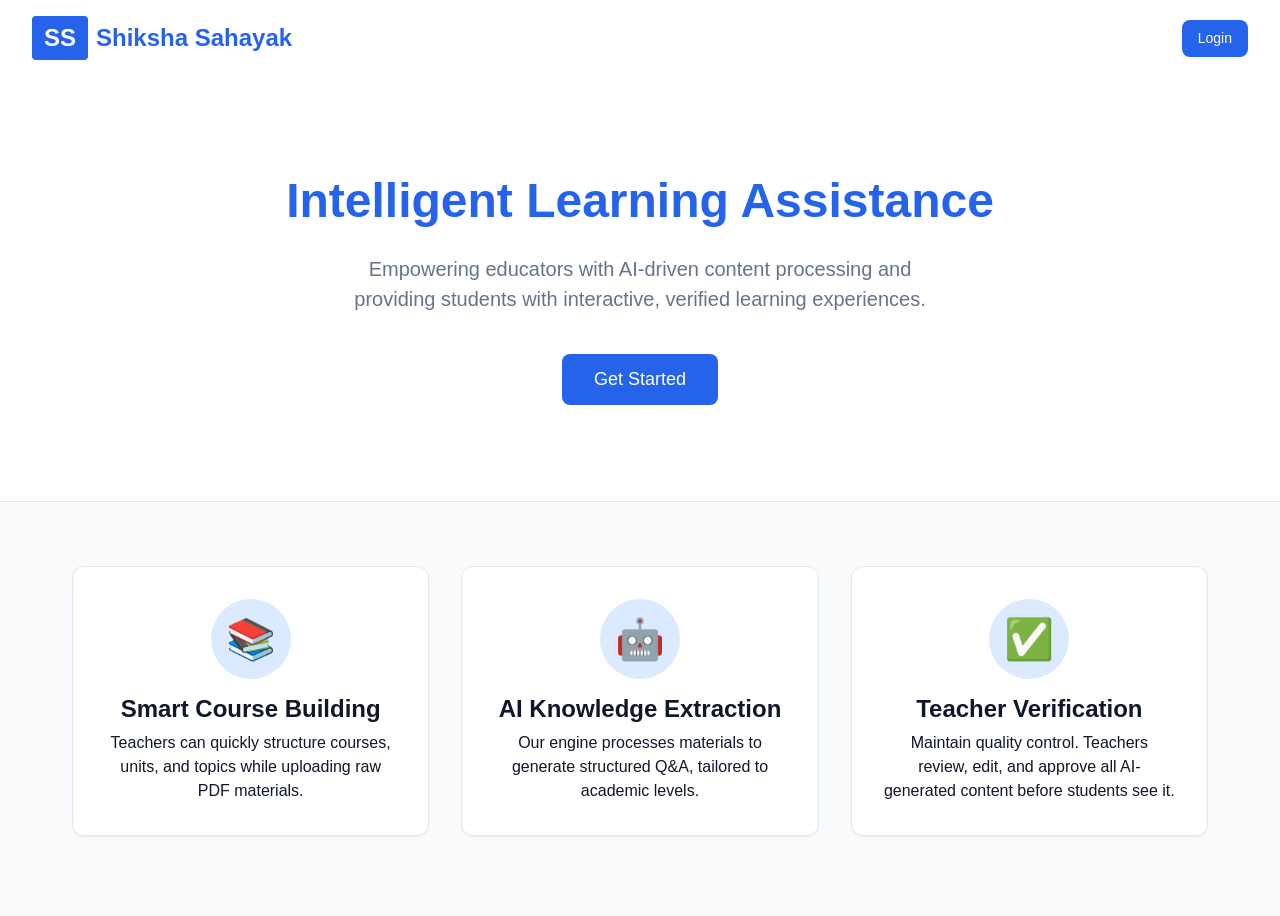
<file: index.html>
<!DOCTYPE html>
<html lang="en">
<head>
    <meta charset="UTF-8">
    <meta name="viewport" content="width=device-width, initial-scale=1.0">
    <title>Shiksha Sahayak - AI-Powered Learning</title>
    <link rel="stylesheet" href="css/global.css">
    <style>
        .hero {
            background-color: var(--surface-color);
            padding: 6rem 2rem;
            text-align: center;
            border-bottom: 1px solid var(--border-color);
        }
        .hero h1 {
            font-size: 3rem;
            color: var(--primary-color);
            margin-bottom: 1.5rem;
        }
        .hero p {
            font-size: 1.25rem;
            color: var(--text-secondary);
            max-width: 600px;
            margin: 0 auto 2.5rem auto;
        }
        .hero-btn {
            font-size: 1.125rem;
            padding: 0.75rem 2rem;
        }
        .navbar {
            display: flex;
            justify-content: space-between;
            align-items: center;
            padding: 1rem 2rem;
            background: var(--surface-color);
            box-shadow: var(--shadow-sm);
        }
        .logo {
            font-size: 1.5rem;
            font-weight: 700;
            color: var(--primary-color);
            display: flex;
            align-items: center;
            gap: 0.5rem;
        }
        .features {
            display: grid;
            grid-template-columns: repeat(auto-fit, minmax(300px, 1fr));
            gap: 2rem;
            padding: 4rem 2rem;
            max-width: 1200px;
            margin: 0 auto;
        }
        .feature-card {
            text-align: center;
            padding: 2rem;
        }
        .feature-icon {
            font-size: 2.5rem;
            margin-bottom: 1rem;
            display: inline-block;
            background: #dbeafe;
            width: 80px;
            height: 80px;
            line-height: 80px;
            border-radius: 50%;
        }
    </style>
</head>
<body>

    <nav class="navbar">
        <div class="logo">
            <span style="background: var(--primary-color); color: white; padding: 0.25rem 0.75rem; border-radius: var(--radius-sm);">SS</span>
            Shiksha Sahayak
        </div>
        <div>
            <a href="role-selector.html" class="btn btn-primary">Login</a>
        </div>
    </nav>

    <section class="hero">
        <h1>Intelligent Learning Assistance</h1>
        <p>Empowering educators with AI-driven content processing and providing students with interactive, verified learning experiences.</p>
        <a href="role-selector.html" class="btn btn-primary hero-btn">Get Started</a>
    </section>

    <section class="features">
        <div class="card feature-card">
            <div class="feature-icon">📚</div>
            <h3>Smart Course Building</h3>
            <p class="mt-2 text-secondary">Teachers can quickly structure courses, units, and topics while uploading raw PDF materials.</p>
        </div>
        <div class="card feature-card">
            <div class="feature-icon">🤖</div>
            <h3>AI Knowledge Extraction</h3>
            <p class="mt-2 text-secondary">Our engine processes materials to generate structured Q&A, tailored to academic levels.</p>
        </div>
        <div class="card feature-card">
            <div class="feature-icon">✅</div>
            <h3>Teacher Verification</h3>
            <p class="mt-2 text-secondary">Maintain quality control. Teachers review, edit, and approve all AI-generated content before students see it.</p>
        </div>
    </section>

</body>
</html>
</file>
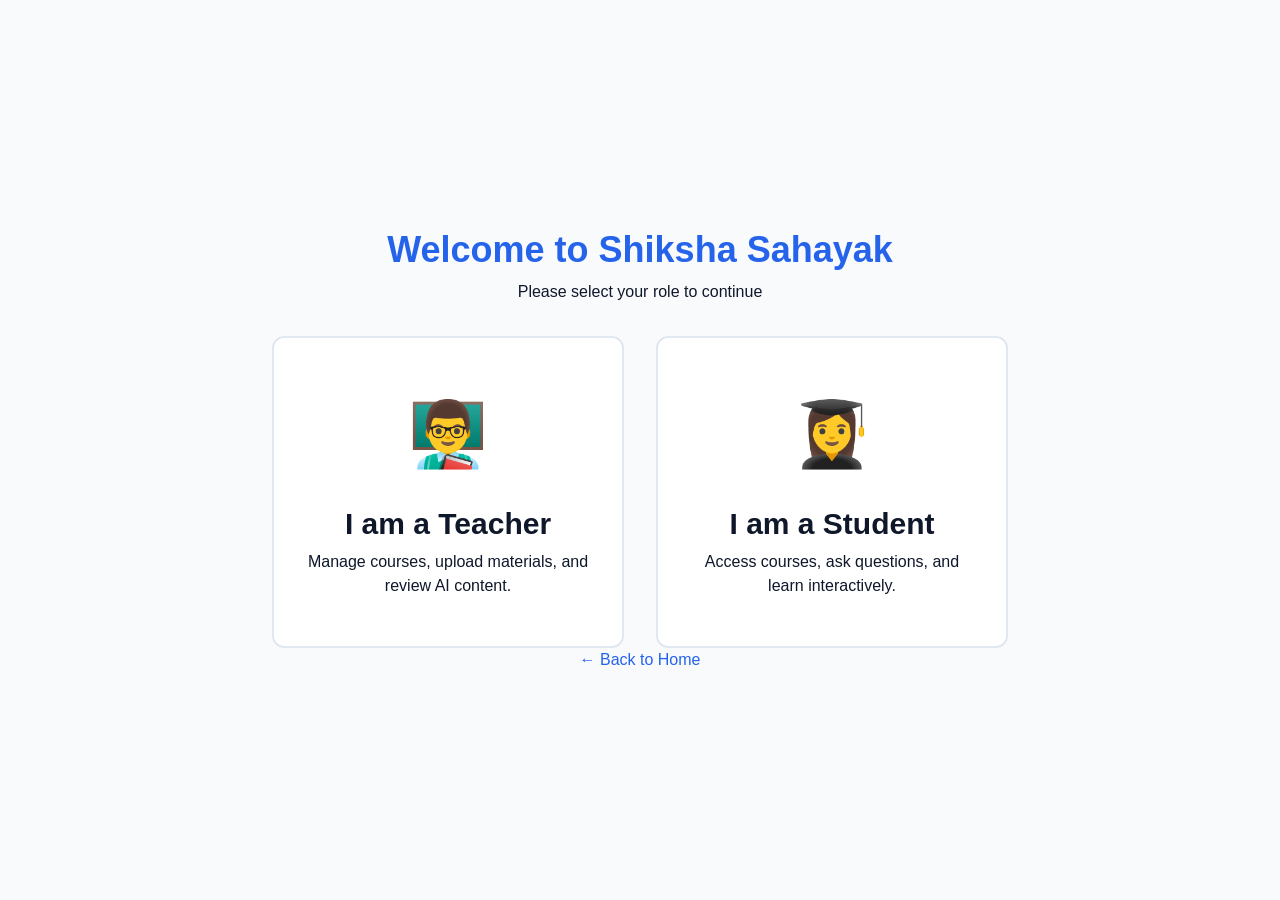
<file: role-selector.html>
<!DOCTYPE html>
<html lang="en">
<head>
    <meta charset="UTF-8">
    <meta name="viewport" content="width=device-width, initial-scale=1.0">
    <title>Select Role - Shiksha Sahayak</title>
    <link rel="stylesheet" href="css/global.css">
    <style>
        body {
            display: flex;
            align-items: center;
            justify-content: center;
            height: 100vh;
            background-color: var(--background-color);
        }
        .role-container {
            text-align: center;
            max-width: 800px;
            width: 100%;
            padding: 2rem;
        }
        .role-grid {
            display: grid;
            grid-template-columns: 1fr 1fr;
            gap: 2rem;
            margin-top: 2rem;
        }
        .role-card {
            background: var(--surface-color);
            border: 2px solid var(--border-color);
            border-radius: var(--radius-lg);
            padding: 3rem 2rem;
            cursor: pointer;
            transition: all 0.2s ease;
            text-decoration: none;
            color: inherit;
            display: block;
        }
        .role-card:hover {
            border-color: var(--primary-color);
            transform: translateY(-5px);
            box-shadow: var(--shadow-md);
        }
        .role-icon {
            font-size: 4rem;
            margin-bottom: 1.5rem;
        }
        @media (max-width: 768px) {
            .role-grid {
                grid-template-columns: 1fr;
            }
        }
    </style>
</head>
<body>

    <div class="role-container">
        <h1 style="color: var(--primary-color); margin-bottom: 0.5rem;">Welcome to Shiksha Sahayak</h1>
        <p class="text-secondary">Please select your role to continue</p>

        <div class="role-grid">
            <!-- Teacher Selection -->
            <a href="teacher/dashboard.html" class="role-card">
                <div class="role-icon">👨‍🏫</div>
                <h2>I am a Teacher</h2>
                <p class="mt-2 text-secondary">Manage courses, upload materials, and review AI content.</p>
            </a>

            <!-- Student Selection -->
            <a href="student/dashboard.html" class="role-card">
                <div class="role-icon">👩‍🎓</div>
                <h2>I am a Student</h2>
                <p class="mt-2 text-secondary">Access courses, ask questions, and learn interactively.</p>
            </a>
        </div>
        
        <div class="mt-6">
            <a href="index.html" class="text-secondary">← Back to Home</a>
        </div>
    </div>

</body>
</html>
</file>
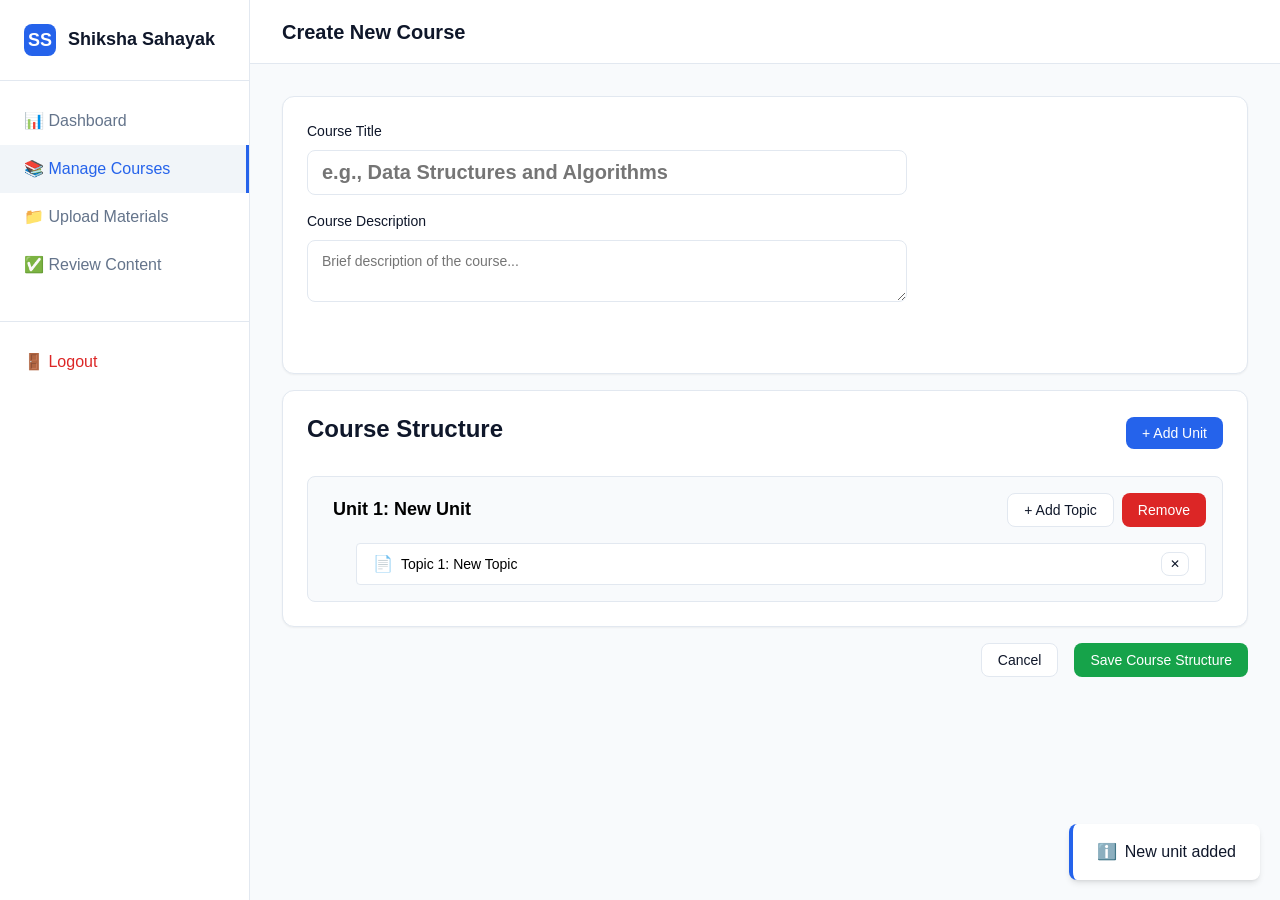
<file: teacher/course.html>
<!DOCTYPE html>
<html lang="en">
<head>
    <meta charset="UTF-8">
    <meta name="viewport" content="width=device-width, initial-scale=1.0">
    <title>Manage Courses - Shiksha Sahayak</title>
    <link rel="stylesheet" href="../css/global.css">
    <link rel="stylesheet" href="../css/teacher.css">
</head>
<body>

    <div class="dashboard-layout">
        <aside class="sidebar">
            <div class="sidebar-header">
                <div class="sidebar-logo-icon">SS</div>
                <h3 style="margin:0; font-size:1.125rem;">Shiksha Sahayak</h3>
            </div>
            <nav class="sidebar-nav">
                <a href="dashboard.html" class="nav-item">📊 Dashboard</a>
                <a href="course.html" class="nav-item active">📚 Manage Courses</a>
                <a href="materials.html" class="nav-item">📁 Upload Materials</a>
                <a href="review.html" class="nav-item">✅ Review Content</a>
                <div style="margin-top: 2rem; border-top: 1px solid var(--border-color); padding-top: 1rem;">
                    <a href="../role-selector.html" class="nav-item" style="color: var(--danger-color);">🚪 Logout</a>
                </div>
            </nav>
        </aside>

        <main class="main-content">
            <header class="topbar">
                <h2 style="margin:0; font-size:1.25rem;">Create New Course</h2>
            </header>

            <div class="content-wrapper">
                
                <div class="card">
                    <div class="course-builder-header">
                        <div style="width: 100%; max-width: 600px;">
                            <div class="form-group">
                                <label class="form-label">Course Title</label>
                                <input type="text" id="course-title" class="form-control" placeholder="e.g., Data Structures and Algorithms" style="font-size: 1.25rem; font-weight: bold;">
                            </div>
                            <div class="form-group mb-0">
                                <label class="form-label">Course Description</label>
                                <textarea id="course-description" class="form-control" rows="2" placeholder="Brief description of the course..."></textarea>
                            </div>
                        </div>
                    </div>
                </div>

                <div class="card">
                    <div class="flex justify-between items-center border-bottom pb-2">
                        <h3>Course Structure</h3>
                        <button class="btn btn-primary" onclick="addUnit()">+ Add Unit</button>
                    </div>
                    
                    <div id="units-container" class="units-container">
                        <!-- Dynamic Units will be inserted here by teacher.js -->
                    </div>
                </div>

                <div class="flex" style="justify-content: flex-end; gap: 1rem; margin-top: 1rem;">
                    <button class="btn btn-secondary" onclick="window.location.href='dashboard.html'">Cancel</button>
                    <button class="btn btn-success" id="save-course-btn" onclick="saveCourse()">Save Course Structure</button>
                </div>

            </div>
        </main>
    </div>

    <script src="../js/common.js"></script>
    <script src="../js/teacher.js"></script>
</body>
</html>
</file>
<file: css/global.css>
:root {
    --primary-color: #2563eb;
    --primary-hover: #1d4ed8;
    --secondary-color: #475569;
    --success-color: #16a34a;
    --danger-color: #dc2626;
    --warning-color: #eab308;
    --background-color: #f8fafc;
    --surface-color: #ffffff;
    --text-primary: #0f172a;
    --text-secondary: #64748b;
    --border-color: #e2e8f0;
    --radius-sm: 4px;
    --radius-md: 8px;
    --radius-lg: 12px;
    --shadow-sm: 0 1px 2px 0 rgb(0 0 0 / 0.05);
    --shadow-md: 0 4px 6px -1px rgb(0 0 0 / 0.1), 0 2px 4px -2px rgb(0 0 0 / 0.1);
    --font-family: 'Inter', -apple-system, BlinkMacSystemFont, "Segoe UI", Roboto, sans-serif;
    --sidebar-width: 250px;
}

* {
    box-sizing: border-box;
    margin: 0;
    padding: 0;
}

body {
    font-family: var(--font-family);
    background-color: var(--background-color);
    color: var(--text-primary);
    line-height: 1.5;
}

a {
    text-decoration: none;
    color: var(--primary-color);
}

/* Typography */
h1, h2, h3, h4, h5, h6 {
    font-weight: 600;
    line-height: 1.2;
    margin-bottom: 0.5rem;
}

h1 { font-size: 2.25rem; }
h2 { font-size: 1.875rem; }
h3 { font-size: 1.5rem; }

/* Buttons */
.btn {
    display: inline-flex;
    align-items: center;
    justify-content: center;
    padding: 0.5rem 1rem;
    font-size: 0.875rem;
    font-weight: 500;
    border-radius: var(--radius-md);
    border: none;
    cursor: pointer;
    transition: all 0.2s ease;
    gap: 0.5rem;
}

.btn-primary {
    background-color: var(--primary-color);
    color: white;
}

.btn-primary:hover {
    background-color: var(--primary-hover);
}

.btn-secondary {
    background-color: var(--surface-color);
    color: var(--text-primary);
    border: 1px solid var(--border-color);
}

.btn-secondary:hover {
    background-color: var(--background-color);
}

.btn-success {
    background-color: var(--success-color);
    color: white;
}

.btn-danger {
    background-color: var(--danger-color);
    color: white;
}

/* Cards */
.card {
    background-color: var(--surface-color);
    border-radius: var(--radius-lg);
    box-shadow: var(--shadow-sm);
    border: 1px solid var(--border-color);
    padding: 1.5rem;
    margin-bottom: 1rem;
}

/* Forms */
.form-group {
    margin-bottom: 1rem;
}

.form-label {
    display: block;
    font-size: 0.875rem;
    font-weight: 500;
    margin-bottom: 0.5rem;
    color: var(--text-primary);
}

.form-control {
    width: 100%;
    padding: 0.625rem 0.875rem;
    font-size: 0.875rem;
    line-height: 1.25rem;
    border: 1px solid var(--border-color);
    border-radius: var(--radius-md);
    background-color: var(--surface-color);
    transition: border-color 0.15s ease-in-out;
    font-family: inherit;
}

.form-control:focus {
    outline: none;
    border-color: var(--primary-color);
    box-shadow: 0 0 0 3px rgba(37, 99, 235, 0.1);
}

select.form-control {
    appearance: none;
    background-image: url("data:image/svg+xml,%3csvg xmlns='http://www.w3.org/2000/svg' fill='none' viewBox='0 0 20 20'%3e%3cpath stroke='%236b7280' stroke-linecap='round' stroke-linejoin='round' stroke-width='1.5' d='M6 8l4 4 4-4'/%3e%3c/svg%3e");
    background-position: right 0.5rem center;
    background-repeat: no-repeat;
    background-size: 1.5em 1.5em;
    padding-right: 2.5rem;
}

/* Layout: Sidebar & Content */
.dashboard-layout {
    display: flex;
    min-height: 100vh;
}

.sidebar {
    width: var(--sidebar-width);
    background-color: var(--surface-color);
    border-right: 1px solid var(--border-color);
    display: flex;
    flex-direction: column;
    position: fixed;
    height: 100vh;
    z-index: 40;
}

.sidebar-header {
    padding: 1.5rem;
    border-bottom: 1px solid var(--border-color);
    display: flex;
    align-items: center;
    gap: 0.75rem;
}

.sidebar-logo-icon {
    width: 32px;
    height: 32px;
    background: var(--primary-color);
    border-radius: var(--radius-md);
    display: flex;
    align-items: center;
    justify-content: center;
    color: white;
    font-weight: bold;
    font-size: 18px;
}

.sidebar-nav {
    flex: 1;
    padding: 1rem 0;
    overflow-y: auto;
}

.nav-item {
    display: flex;
    align-items: center;
    padding: 0.75rem 1.5rem;
    color: var(--text-secondary);
    text-decoration: none;
    font-weight: 500;
    transition: all 0.2s;
    gap: 0.75rem;
}

.nav-item:hover, .nav-item.active {
    background-color: #f1f5f9;
    color: var(--primary-color);
    border-right: 3px solid var(--primary-color);
}

.main-content {
    flex: 1;
    margin-left: var(--sidebar-width);
    display: flex;
    flex-direction: column;
}

.topbar {
    height: 64px;
    background-color: var(--surface-color);
    border-bottom: 1px solid var(--border-color);
    display: flex;
    align-items: center;
    justify-content: space-between;
    padding: 0 2rem;
    position: sticky;
    top: 0;
    z-index: 30;
}

.content-wrapper {
    padding: 2rem;
    max-width: 1200px;
    width: 100%;
    margin: 0 auto;
}

/* Badges */
.badge {
    display: inline-flex;
    align-items: center;
    padding: 0.25rem 0.625rem;
    font-size: 0.75rem;
    font-weight: 600;
    border-radius: 9999px;
}

.badge-warning { background-color: #fef3c7; color: #b45309; }
.badge-success { background-color: #dcfce3; color: #166534; }
.badge-danger { background-color: #fee2e2; color: #991b1b; }
.badge-primary { background-color: #dbeafe; color: #1e40af; }

/* Utilities */
.text-center { text-align: center; }
.mt-1 { margin-top: 0.25rem; }
.mt-2 { margin-top: 0.5rem; }
.mt-4 { margin-top: 1rem; }
.mb-2 { margin-bottom: 0.5rem; }
.mb-4 { margin-bottom: 1rem; }
.mb-6 { margin-bottom: 1.5rem; }
.flex { display: flex; }
.flex-col { flex-direction: column; }
.items-center { align-items: center; }
.justify-between { justify-content: space-between; }
.gap-2 { gap: 0.5rem; }
.gap-4 { gap: 1rem; }
.w-full { width: 100%; }

/* Toast Notifications */
.toast-container {
    position: fixed;
    bottom: 20px;
    right: 20px;
    z-index: 50;
    display: flex;
    flex-direction: column;
    gap: 10px;
}

.toast {
    background: var(--surface-color);
    color: var(--text-primary);
    padding: 1rem 1.5rem;
    border-radius: var(--radius-md);
    box-shadow: var(--shadow-md);
    border-left: 4px solid var(--primary-color);
    animation: slideIn 0.3s ease-out;
    display: flex;
    align-items: center;
    gap: 0.5rem;
}

.toast.success { border-left-color: var(--success-color); }
.toast.error { border-left-color: var(--danger-color); }
.toast.warning { border-left-color: var(--warning-color); }
.toast.info { border-left-color: var(--primary-color); }

@keyframes slideIn {
    from { transform: translateX(100%); opacity: 0; }
    to { transform: translateX(0); opacity: 1; }
}

/* Modals */
.modal-overlay {
    position: fixed;
    top: 0; left: 0; right: 0; bottom: 0;
    background: rgba(0,0,0,0.5);
    display: flex;
    align-items: center;
    justify-content: center;
    z-index: 100;
    opacity: 0;
    pointer-events: none;
    transition: opacity 0.2s;
}

.modal-overlay.active {
    opacity: 1;
    pointer-events: auto;
}

.modal-content {
    background: var(--surface-color);
    padding: 2rem;
    border-radius: var(--radius-lg);
    width: 90%;
    max-width: 500px;
    transform: translateY(20px);
    transition: transform 0.2s;
}

.modal-overlay.active .modal-content {
    transform: translateY(0);
}
</file>
<file: css/teacher.css>
/* Teacher Dashboard Specific Styles */

/* Dashboard Stats Grid */
.stats-grid {
    display: grid;
    grid-template-columns: repeat(auto-fit, minmax(240px, 1fr));
    gap: 1.5rem;
    margin-bottom: 2rem;
}

.stat-card {
    display: flex;
    align-items: center;
    padding: 1.5rem;
    gap: 1rem;
}

.stat-icon {
    width: 48px;
    height: 48px;
    border-radius: 50%;
    display: flex;
    align-items: center;
    justify-content: center;
    font-size: 1.5rem;
}

.stat-icon.blue { background-color: #dbeafe; color: #1e40af; }
.stat-icon.green { background-color: #dcfce3; color: #166534; }
.stat-icon.orange { background-color: #ffedd5; color: #c2410c; }
.stat-icon.red { background-color: #fee2e2; color: #991b1b; }

.stat-details h4 {
    margin: 0;
    color: var(--text-secondary);
    font-size: 0.875rem;
    font-weight: 500;
}

.stat-details p {
    margin: 0;
    font-size: 1.5rem;
    font-weight: 700;
    color: var(--text-primary);
}

/* Course Builder */
.course-builder-header {
    display: flex;
    justify-content: space-between;
    align-items: center;
    margin-bottom: 1.5rem;
}

.units-container {
    display: flex;
    flex-direction: column;
    gap: 1rem;
    margin-top: 1.5rem;
}

.unit-card {
    border: 1px solid var(--border-color);
    border-radius: var(--radius-md);
    background-color: #f8fafc;
    padding: 1rem;
}

.unit-header {
    display: flex;
    align-items: center;
    justify-content: space-between;
    margin-bottom: 1rem;
}

.unit-title-input {
    font-size: 1.125rem;
    font-weight: 600;
    border: 1px solid transparent;
    background: transparent;
    padding: 0.25rem 0.5rem;
    width: 60%;
}

.unit-title-input:focus {
    background: white;
    border-color: var(--primary-color);
    outline: none;
}

.topics-container {
    padding-left: 2rem;
    display: flex;
    flex-direction: column;
    gap: 0.5rem;
}

.topic-item {
    display: flex;
    align-items: center;
    gap: 0.5rem;
    background: white;
    padding: 0.5rem 1rem;
    border-radius: var(--radius-sm);
    border: 1px solid var(--border-color);
}

.topic-title-input {
    flex: 1;
    border: none;
    background: transparent;
    font-size: 0.875rem;
}

.topic-title-input:focus {
    outline: none;
}

/* Material Upload Zone */
.upload-zone {
    border: 2px dashed var(--border-color);
    border-radius: var(--radius-lg);
    padding: 3rem 2rem;
    text-align: center;
    background-color: #f8fafc;
    transition: all 0.2s;
    cursor: pointer;
    margin-bottom: 1.5rem;
}

.upload-zone:hover, .upload-zone.dragover {
    border-color: var(--primary-color);
    background-color: #f0fdf4;
}

.upload-icon {
    font-size: 3rem;
    color: var(--text-secondary);
    margin-bottom: 1rem;
}

.upload-hint {
    color: var(--text-secondary);
    font-size: 0.875rem;
    margin-top: 0.5rem;
}

.file-input {
    display: none;
}

/* Upload Progress / List */
.material-list {
    display: flex;
    flex-direction: column;
    gap: 1rem;
}

.material-item {
    display: flex;
    align-items: center;
    justify-content: space-between;
    padding: 1rem;
    border: 1px solid var(--border-color);
    border-radius: var(--radius-md);
}

.material-info {
    display: flex;
    align-items: center;
    gap: 1rem;
}

.material-icon {
    font-size: 1.5rem;
    color: #ef4444; /* PDF Red */
}

/* Review Cards */
.review-card {
    border-left: 4px solid var(--warning-color);
}

.review-card.approved {
    border-left-color: var(--success-color);
}

.review-card.rejected {
    border-left-color: var(--danger-color);
}

.review-header {
    display: flex;
    justify-content: space-between;
    margin-bottom: 1rem;
    font-size: 0.875rem;
    color: var(--text-secondary);
}

.review-question {
    font-size: 1.125rem;
    font-weight: 600;
    margin-bottom: 1rem;
    color: var(--text-primary);
}

.review-answer {
    background-color: #f8fafc;
    padding: 1rem;
    border-radius: var(--radius-md);
    margin-bottom: 1.5rem;
    font-size: 0.95rem;
}

.review-answer textarea {
    width: 100%;
    min-height: 100px;
    border: 1px solid var(--primary-color);
    border-radius: var(--radius-sm);
    padding: 0.5rem;
    font-family: inherit;
    font-size: inherit;
    background-color: white;
}

.review-actions {
    display: flex;
    gap: 0.5rem;
    justify-content: flex-end;
}
</file>
